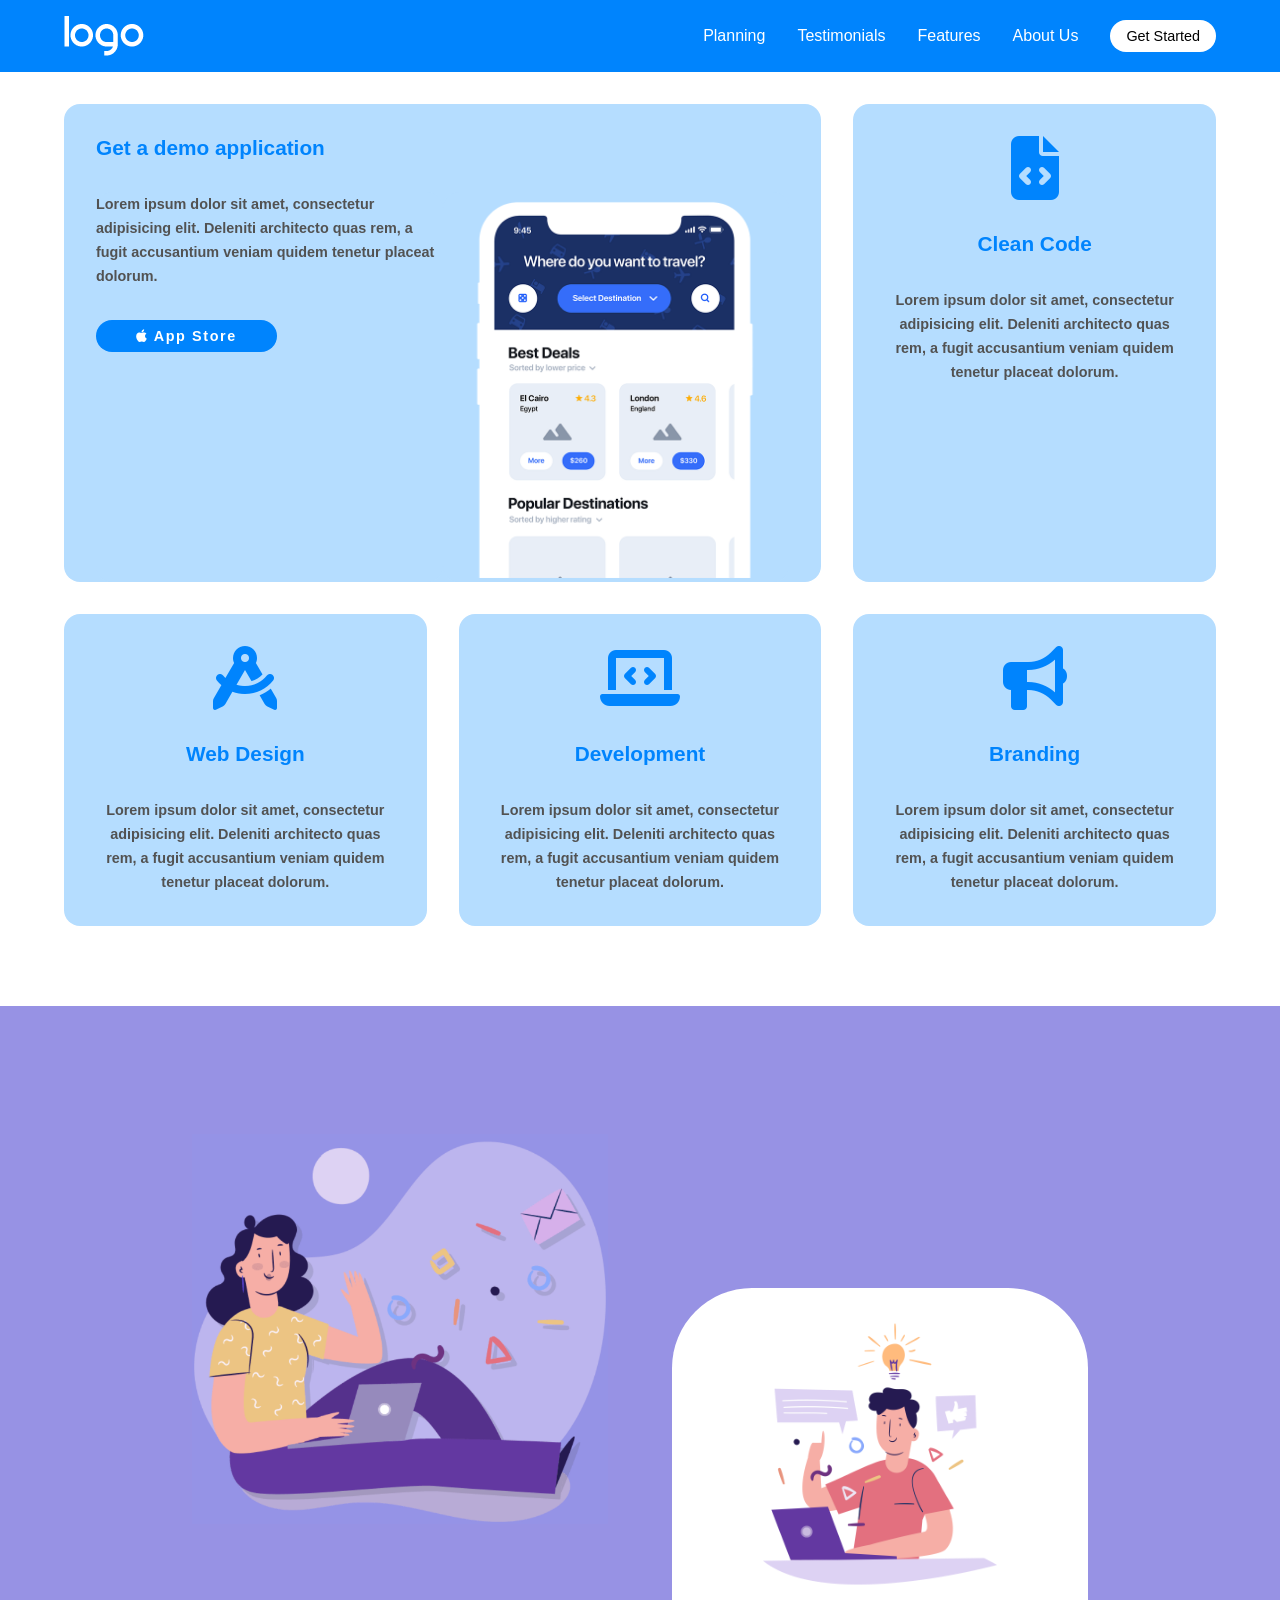
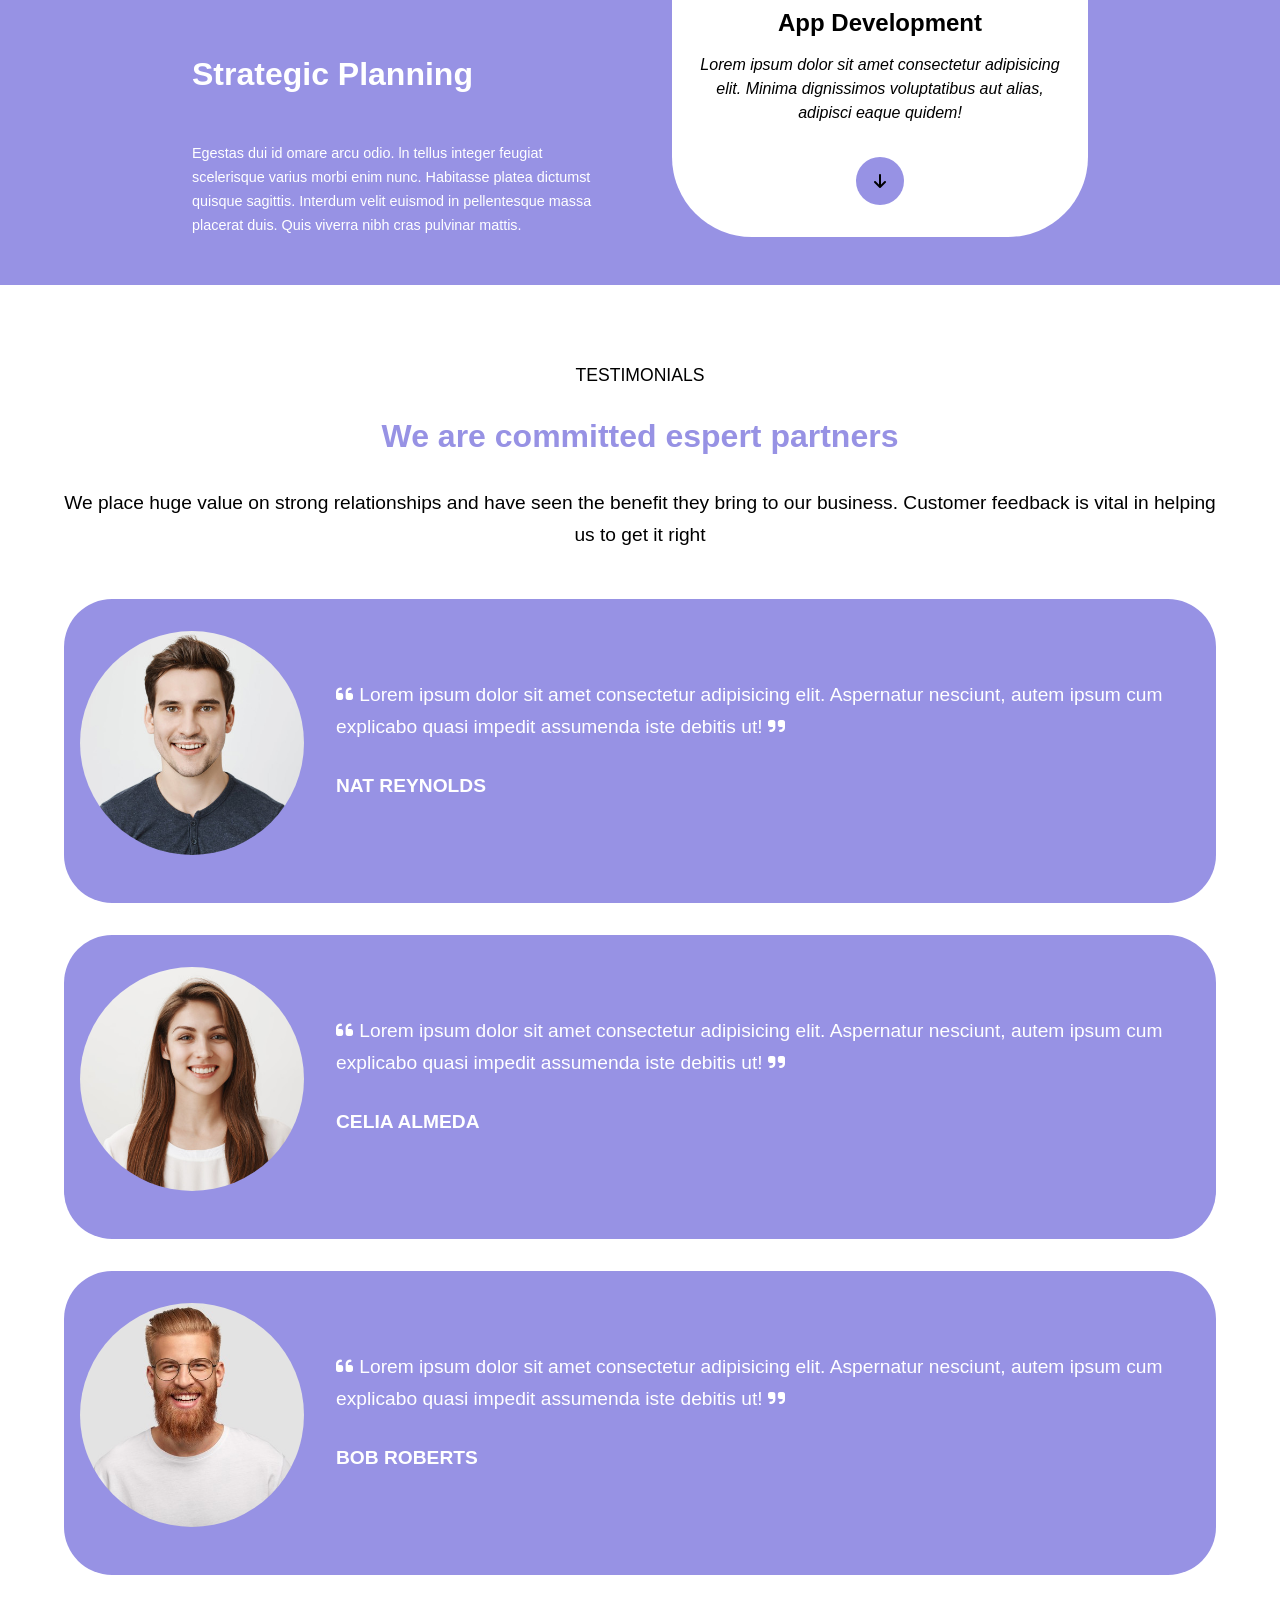
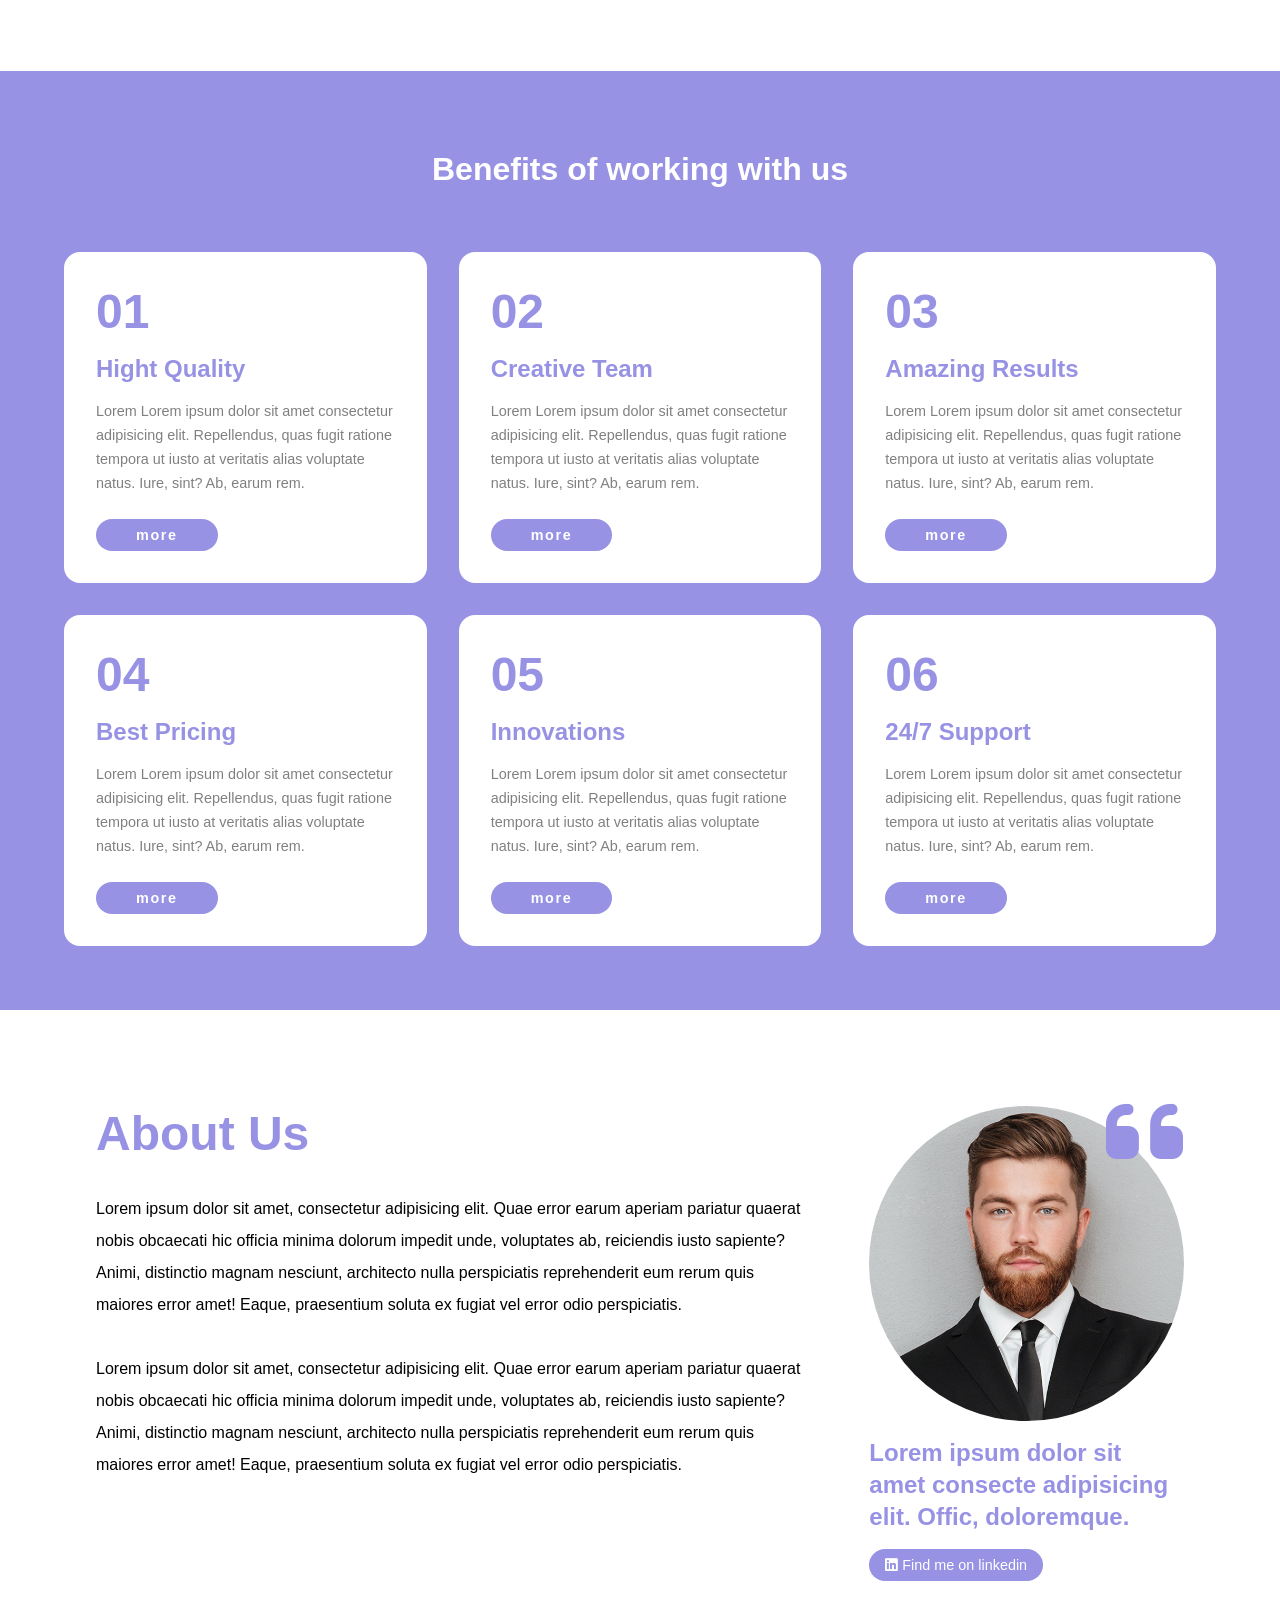
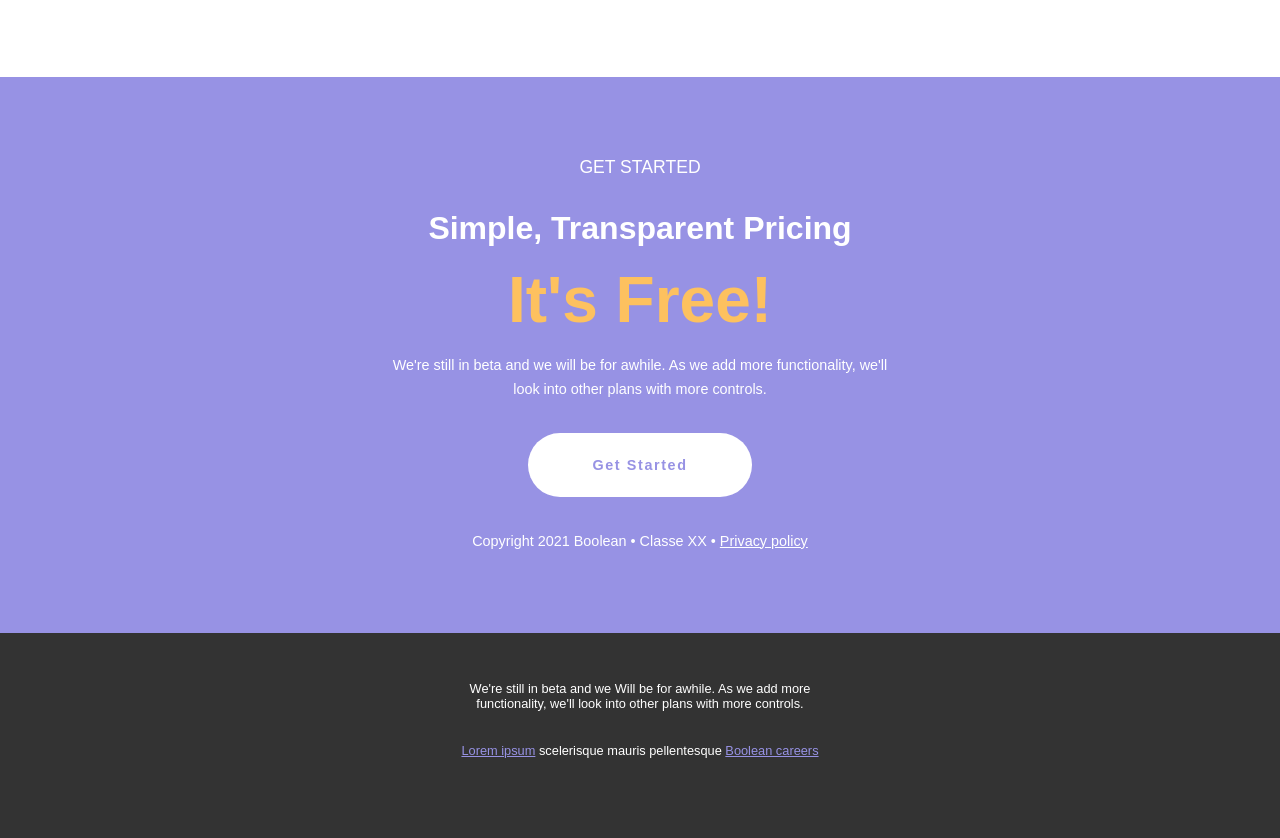
<file: index.html>
<!DOCTYPE html>
<html lang="en">
    <head>
        <!-- boilerplate -->
        <meta charset="UTF-8">
        <meta http-equiv="X-UA-Compatible" content="IE=edge">
        <meta name="viewport" content="width=device-width, initial-scale=1.0">
        <title>Document</title>
        <!-- font-awesome -->
        <link rel="stylesheet" href="https://cdnjs.cloudflare.com/ajax/libs/font-awesome/6.2.1/css/all.min.css" integrity="sha512-MV7K8+y+gLIBoVD59lQIYicR65iaqukzvf/nwasF0nqhPay5w/9lJmVM2hMDcnK1OnMGCdVK+iQrJ7lzPJQd1w==" crossorigin="anonymous" referrerpolicy="no-referrer" />
        <!-- link-css -->
        <link rel="stylesheet" href="./assets/css/style.css">
        <link rel="stylesheet" href="./assets/css/common.css">
        <link rel="stylesheet" href="./assets/css/utility.css">
        <link rel="stylesheet" href="./assets/css/debug.css">
        <link rel="stylesheet" href="./assets/css/grid.css">
        <link rel="stylesheet" href="./assets/css/media_query.css">
    </head>
    <body>

        <header id="site_header">
            <div class="container">
                <div class="row">
                    <img src="./assets/img/logo.png" alt="logo Boolean">
                    <!-- /.logo -->
                    <nav class="menu">
                        <i class="fa-solid fa-bars"></i>
                        <ul class="list_inline">
                            <li><a href="#planning">Planning</a></li>
                            <li><a href="#testimonials">Testimonials</a></li>
                            <li><a href="#features">Features</a></li>
                            <li><a href="#about_us">About Us</a></li>
                        </ul>
                        <div><a href="#" class="btn btn_white ">Get Started</a></div>
                    </nav>
                    <!-- /.menu-right -->
                </div>
                <!-- /.row -->
            </div>
            <!-- /.container -->
        </header>
        <!-- /#site_header -->

        <main id="site_main">

            <div class="banner">
                <div class="container pb_5">
                    <div class="row mx_-1">
                        <div class="col_12 col_md_8 pt_2 px_1">
                            <div class="card pt_2 px_2">
                                <h3>Get a demo application</h3>

                                <div class="row">
                                    <div class="col_12 col_lg_6">
                                        <div class="card">
                                            <p>Lorem ipsum dolor sit amet, consectetur adipisicing elit. Deleniti architecto quas rem, a fugit accusantium veniam quidem tenetur placeat dolorum.</p>
                                            <div class="btn btn_secondary">
                                                <i class="fa-brands fa-apple"></i>
                                                <span> App Store</span>
                                            </div>
                                            <!-- /.btn -->
                                        </div>
                                        <!-- /.card -->
                                    </div>
                                    <!-- /.col_12 col_lg_6 -->

                                    <div class="col_12 col_lg_6">
                                        <div class="card ">
                                            <img src="./assets/img/phone.png" alt="Phone">
                                        </div>
                                        <!-- /.card -->
                                    </div>
                                    <!-- /.col_12 col_lg_6 -->

                                </div>
                                <!-- /.row inner-->
                            </div>
                            <!-- /.card -->
                        </div>
                        <!-- /.col_12 col_md_8 -->

                        <div class="col_12 col_md_4 pt_2 px_1 txt_a_c">
                            <div class="card pt_2 px_2">
                                <i class="fa-solid fa-file-code"></i>
                                <h3>Clean Code</h3>
                                <p>Lorem ipsum dolor sit amet, consectetur adipisicing elit. Deleniti architecto quas rem, a fugit accusantium veniam quidem tenetur placeat dolorum.</p>
                            </div>
                            <!-- /.card -->
                        </div>
                        <!-- /.col_12 col_md_4 -->

                        <div class="col_12 col_md_4 pt_2 px_1 txt_a_c">
                            <div class="card pt_2 px_2">
                                <i class="fa-sharp fa-solid fa-compass-drafting"></i>
                                <h3>Web Design</h3>
                                <p>Lorem ipsum dolor sit amet, consectetur adipisicing elit. Deleniti architecto quas rem, a fugit accusantium veniam quidem tenetur placeat dolorum.</p>
                            </div>
                            <!-- /.card -->
                        </div>
                        <!-- /.col_12 col_md_4 -->

                        <div class="col_12 col_md_4 pt_2 px_1 txt_a_c">
                            <div class="card pt_2 px_2">
                                <i class="fa-solid fa-laptop-code"></i>
                                <h3>Development</h3>
                                <p>Lorem ipsum dolor sit amet, consectetur adipisicing elit. Deleniti architecto quas rem, a fugit accusantium veniam quidem tenetur placeat dolorum.</p>
                            </div>
                            <!-- /.card -->
                        </div>
                        <!-- /.col_12 col_md_4 -->

                        <div class="col_12 col_md_4 pt_2 px_1 txt_a_c">
                            <div class="card pt_2 px_2">
                                <i class="fa-solid fa-bullhorn"></i>
                                <h3>Branding</h3>
                                <p>Lorem ipsum dolor sit amet, consectetur adipisicing elit. Deleniti architecto quas rem, a fugit accusantium veniam quidem tenetur placeat dolorum.</p>
                            </div>
                            <!-- /.card -->
                        </div>
                        <!-- /.col_12 col_md_4 -->

                    </div>
                    <!-- /.row outer -->
                </div>
                <!-- /.container -->
            </div>
            <!-- /.banner -->

            <section id="planning">
                <div class="container py_5">
                    <div class="row">
                        <div class="col_12 col_lg_6">
                            <div class="strategy">
                                <div class="txt_a_c">
                                    <img src="./assets/img/planning1.png" alt="Phone">
                                </div>
                                <h2>Strategic Planning</h2>
                                <p>Egestas dui id omare arcu odio. ln tellus integer feugiat scelerisque varius morbi enim nunc. Habitasse platea dictumst quisque sagittis. Interdum velit euismod in pellentesque massa placerat duis. Quis viverra nibh cras pulvinar mattis. </p>
                            </div>
                            <!-- /.card -->
                        </div>
                        <!-- /.col_12 col_lg_6 -->
                        <div class="col_12 col_lg_6 pt_3">
                            <div class="development">
                                <img src="./assets/img/planning2.png" alt="Phone">
                                <h3>App Development</h3>
                                <p>Lorem ipsum dolor sit amet consectetur adipisicing elit. Minima dignissimos voluptatibus aut alias, adipisci eaque quidem!</p>
                                <i class="fa-solid fa-arrow-down circle-around"></i>
                            </div>
                            <!-- /.card -->
                        </div>
                        <!-- /.col_12 col_lg_6 -->
                    </div>
                    <!-- /.row -->
                </div>
                <!-- /.container -->
            </section>
            <!-- /.planning -->

            <section id="testimonials">
                <div class="container py_5">
                    <h2>TESTIMONIALS</h2>
                    <h3>We are committed espert partners</h3>
                    <P>We place huge value on strong relationships and have seen the benefit they bring to our business. Customer feedback is vital in helping us to get it right</P>
                    <div class="row">
                        <div class="col_12 py_1">
                            <div class="card">
                                <div class="row ">

                                    <div class="col_12 col_md_p30 col_lg_p20">
                                        <div class="photo">
                                            <div class="circletag t_1">
                                                <img src="./assets/img/testimonial1.jpg" alt="">
                                            </div>
                                        </div>
                                        <!-- /.card -->
                                    </div>
                                    <!-- /.col_12 col_md_p30 -->

                                    <div class="col_12 col_md_p70 col_lg_p80">
                                        <div class="text">
                                            <P>
                                                <i class="fa-solid fa-quote-left"></i>
                                                <span>Lorem ipsum dolor sit amet consectetur adipisicing elit. Aspernatur nesciunt, autem ipsum cum explicabo quasi impedit assumenda iste debitis ut!</span>
                                                <i class="fa-solid fa-quote-right"></i>
                                            </P>
                                            <div class="name">NAT REYNOLDS</div>
                                        </div>
                                        <!-- /.card -->
                                    </div>
                                    <!-- /.col_12 col_md_p70 -->

                                </div>
                                <!-- /.row inner -->
                            </div>
                            <!-- /.card -->
                        </div>
                        <!-- /.col_12 -->

                        <div class="col_12 py_1">
                            <div class="card">
                                <div class="row ">

                                    <div class="col_12 col_md_p30 col_lg_p20">
                                        <div class="photo">
                                            <div class="circletag t_2">
                                                <img src="./assets/img/testimonial2.jpg" alt="">
                                            </div>
                                        </div>
                                        <!-- /.card -->
                                    </div>
                                    <!-- /.col_12 col_md_p30 -->

                                    <div class="col_12 col_md_p70 col_lg_p80">
                                        <div class="text">
                                            <P>
                                                <i class="fa-solid fa-quote-left"></i>
                                                <span>Lorem ipsum dolor sit amet consectetur adipisicing elit. Aspernatur nesciunt, autem ipsum cum explicabo quasi impedit assumenda iste debitis ut!</span>
                                                <i class="fa-solid fa-quote-right"></i>
                                            </P>
                                            <div class="name">CELIA ALMEDA</div>
                                        </div>
                                        <!-- /.card -->
                                    </div>
                                    <!-- /.col_12 col_md_p70 -->

                                </div>
                                <!-- /.row inner -->
                            </div>
                            <!-- /.card -->
                        </div>
                        <!-- /.col_12 -->

                        <div class="col_12 py_1">
                            <div class="card">
                                <div class="row ">

                                    <div class="col_12 col_md_p30 col_lg_p20">
                                        <div class="photo">
                                            <div class="circletag t_3">
                                                <img src="./assets/img/testimonial3.jpg" alt="">
                                            </div>
                                        </div>
                                        <!-- /.card -->
                                    </div>
                                    <!-- /.col_12 col_md_p30 -->


                                    <div class="col_12 col_md_p70 col_lg_p80">
                                        <div class="text">
                                            <P>
                                                <i class="fa-solid fa-quote-left"></i>
                                                <span>Lorem ipsum dolor sit amet consectetur adipisicing elit. Aspernatur nesciunt, autem ipsum cum explicabo quasi impedit assumenda iste debitis ut!</span>
                                                <i class="fa-solid fa-quote-right"></i>
                                            </P>
                                            <div class="name">BOB ROBERTS</div>
                                        </div>
                                        <!-- /.card -->
                                    </div>
                                    <!-- /.col_12 col_md_p70 -->

                                </div>
                                <!-- /.row inner -->
                            </div>
                            <!-- /.card -->
                        </div>
                        <!-- /.col_12 -->
                    </div>
                    <!-- /.row -->
                </div>
                <!-- /.container -->
            </section>
            <!-- /.testimonials -->

            <section id="features">
                <div class="container pt_5 pb_3">
                    <h2>Benefits of working with us</h2>
                    <div class="row mx_-1">

                        <div class="col_12 col_md_6 col_lg_4 p_1">
                            <div class="card">
                                <h3>01</h3>
                                <h4>Hight Quality</h4>
                                <p>Lorem Lorem ipsum dolor sit amet consectetur adipisicing elit. Repellendus, quas fugit ratione tempora ut iusto at veritatis alias voluptate natus. Iure, sint? Ab, earum rem.</p>
                                <div class="btn btn_primary">more</div>
                            </div>
                            <!-- /.card -->
                        </div>
                        <!-- /.col_12 col_md_6 col_lg_4 -->

                        <div class="col_12 col_md_6 col_lg_4 p_1">
                            <div class="card">
                                <h3>02</h3>
                                <h4>Creative Team</h4>
                                <p>Lorem Lorem ipsum dolor sit amet consectetur adipisicing elit. Repellendus, quas fugit ratione tempora ut iusto at veritatis alias voluptate natus. Iure, sint? Ab, earum rem.</p>
                                <div class="btn btn_primary">more</div>
                            </div>
                            <!-- /.card -->
                        </div>
                        <!-- /.col_12 col_md_6 col_lg_4 -->

                        <div class="col_12 col_md_6 col_lg_4 p_1">
                            <div class="card">
                                <h3>03</h3>
                                <h4>Amazing Results</h4>
                                <p>Lorem Lorem ipsum dolor sit amet consectetur adipisicing elit. Repellendus, quas fugit ratione tempora ut iusto at veritatis alias voluptate natus. Iure, sint? Ab, earum rem.</p>
                                <div class="btn btn_primary">more</div>
                            </div>
                            <!-- /.card -->
                        </div>
                        <!-- /.col_12 col_md_6 col_lg_4 -->

                        <div class="col_12 col_md_6 col_lg_4 p_1">
                            <div class="card">
                                <h3>04</h3>
                                <h4>Best Pricing</h4>
                                <p>Lorem Lorem ipsum dolor sit amet consectetur adipisicing elit. Repellendus, quas fugit ratione tempora ut iusto at veritatis alias voluptate natus. Iure, sint? Ab, earum rem.</p>
                                <div class="btn btn_primary">more</div>
                            </div>
                            <!-- /.card -->
                        </div>
                        <!-- /.col_12 col_md_6 col_lg_4 -->

                        <div class="col_12 col_md_6 col_lg_4 p_1">
                            <div class="card">
                                <h3>05</h3>
                                <h4>Innovations</h4>
                                <p>Lorem Lorem ipsum dolor sit amet consectetur adipisicing elit. Repellendus, quas fugit ratione tempora ut iusto at veritatis alias voluptate natus. Iure, sint? Ab, earum rem.</p>
                                <div class="btn btn_primary">more</div>
                            </div>
                            <!-- /.card -->
                        </div>
                        <!-- /.col_12 col_md_6 col_lg_4 -->

                        <div class="col_12 col_md_6 col_lg_4 p_1">
                            <div class="card">
                                <h3>06</h3>
                                <h4>24/7 Support</h4>
                                <p>Lorem Lorem ipsum dolor sit amet consectetur adipisicing elit. Repellendus, quas fugit ratione tempora ut iusto at veritatis alias voluptate natus. Iure, sint? Ab, earum rem.</p>
                                <div class="btn btn_primary">more</div>
                            </div>
                            <!-- /.card -->
                        </div>
                        <!-- /.col_12 col_md_6 col_lg_4 -->

                    </div>
                    <!-- /.row -->
                </div>
                <!-- /.container -->
            </section>
            <!-- /.benefits -->

            <section id="about_us">
                <div class="container py_5">
                    <div class="row mx_-1">
                        <div class="col_12 col_md_7 col_lg_8 p_1">
                            <div class="text ">
                                <h2>About Us</h2>
                                <p>Lorem ipsum dolor sit amet, consectetur adipisicing elit. Quae error earum aperiam pariatur quaerat nobis obcaecati hic officia minima dolorum impedit unde, voluptates ab, reiciendis iusto sapiente? Animi, distinctio magnam nesciunt, architecto nulla perspiciatis reprehenderit eum rerum quis maiores error amet! Eaque, praesentium soluta ex fugiat vel error odio perspiciatis.</p>
                                <p>Lorem ipsum dolor sit amet, consectetur adipisicing elit. Quae error earum aperiam pariatur quaerat nobis obcaecati hic officia minima dolorum impedit unde, voluptates ab, reiciendis iusto sapiente? Animi, distinctio magnam nesciunt, architecto nulla perspiciatis reprehenderit eum rerum quis maiores error amet! Eaque, praesentium soluta ex fugiat vel error odio perspiciatis.</p>
                            </div>
                            <!-- /.card -->
                        </div>
                        <!-- /.col_12 col_md_8 -->

                        <div class="col_12 col_md_5 col_lg_4 p_1">
                            <div class="photo">
                                <div class="pic">
                                    <div class="circletag">
                                        <img src="./assets/img/about.jpg" alt="">
                                    </div>
                                    <i class="fa-solid fa-quote-left"></i>
                                </div>
                                <div class="quote">Lorem ipsum dolor sit amet consecte adipisicing elit. Offic, doloremque.</div>
                                <div class="btn btn_primary">
                                    <i class="fa-brands fa-linkedin"></i>
                                    <span>Find me on linkedin</span>
                                </div>
                            </div>
                            <!-- /.card -->
                        </div>
                        <!-- /.col_12 col_md_4 -->

                    </div>
                    <!-- /.row -->
                </div>
                <!-- /.container -->
            </section>
            <!-- /.about_us  -->

            <section class="get_started">
                <div class="container py_5">
                    <h2>GET STARTED</h2>
                    <h3>Simple, Transparent Pricing</h3>
                    <h4>It's Free!</h4>
                    <p>We're still in beta and we will be for awhile. As we add more functionality, we'll look into other plans with more controls.</p>
                    <div class="btn btn_light">Get Started</div>
                    <p>
                        <span> Copyright 2021 Boolean &#x2022; Classe XX &#x2022;</span>
                        <a href="#">Privacy policy</a>
                    </p>
                </div>
                <!-- /.container -->
            </section>
            <!-- /.get_started  -->

        </main>
        <!-- /#site_main -->

        <footer id="site_footer">
            <div class="container py_3">
                <p>We're still in beta and we Will be for awhile. As we add more functionality, we'll look into other plans with more controls.</p>
                <p>
                    <a href="#">Lorem ipsum</a>
                    <span> scelerisque mauris pellentesque </span>
                    <a href="#">Boolean careers</a>
                </p>
            </div>
            <!-- /.container -->
        </footer>
        <!-- /#site_footer -->

    </body>
</html>
</file>
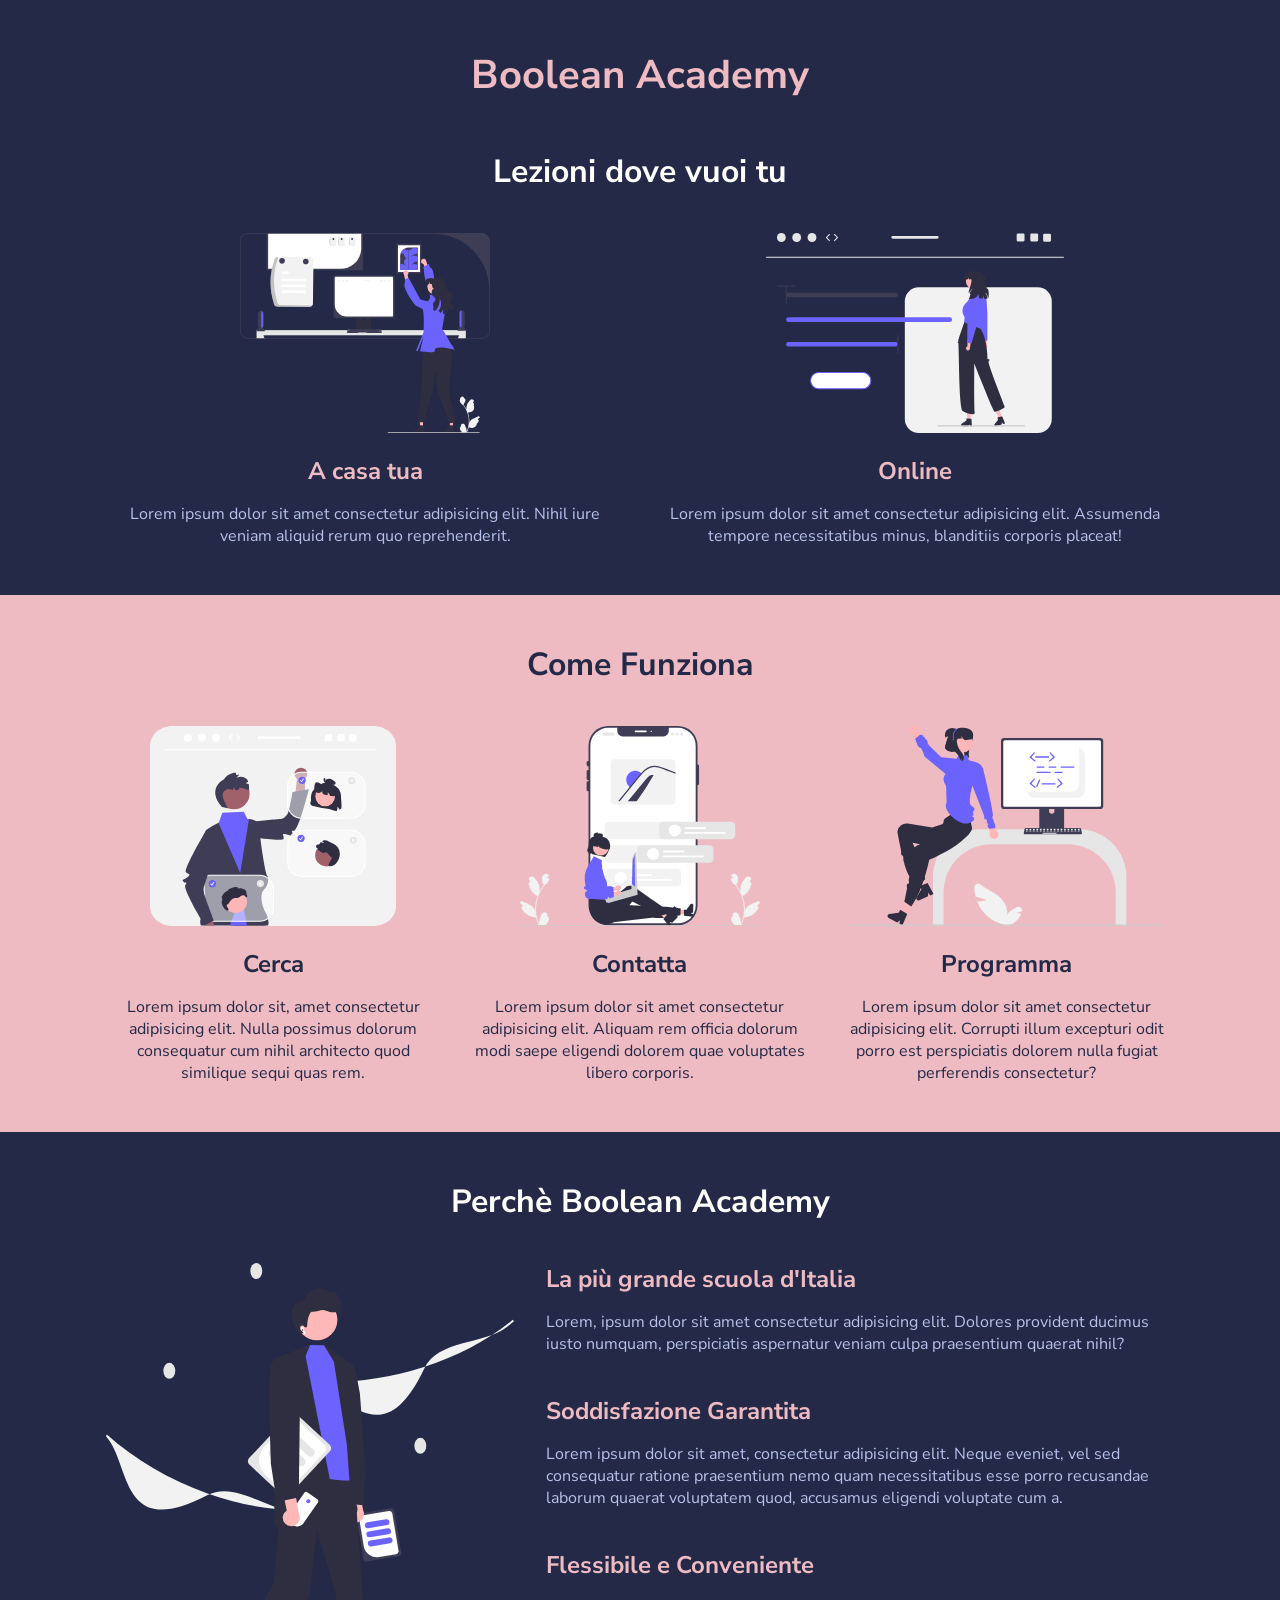
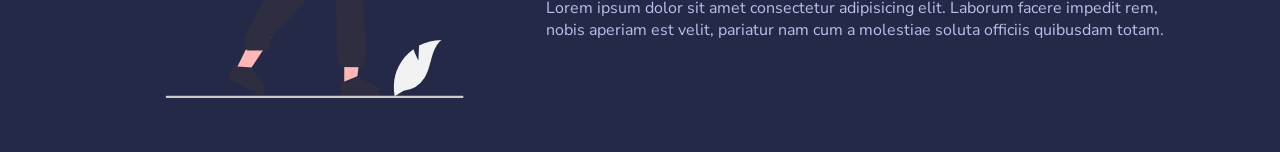
<file: 1-first-steps/index.html>
<!DOCTYPE html>
<html>
    <head>
        <meta charset="utf-8" />
        <title>Boolean Academy</title>
        <!-- Fonts -->
        <link href="https://fonts.googleapis.com/css2?family=Nunito+Sans:wght@400;700&display=swap" rel="stylesheet" />
        <!-- Main Styles -->
        <link rel="stylesheet" href="./css/style.css" />
        <meta name="viewport" content="width=device-width, initial-scale=1.0">
    </head>

    <body>
        <header class="site-header">
            <h1 class="text-center">Boolean Academy</h1>
        </header>
        <!-- Site Header  -->


        <main>
            <section class="lessons text-center">
                <div class="container">
                    <h2>Lezioni dove vuoi tu</h2>
                    <div class="row">
                        <div class="col">
                            <div class="card">
                                <img src="./img/home.svg" alt="Lezioni a casa tua" />
                                <h3 class="title">A casa tua</h3>
                                <p class="text"> Lorem ipsum dolor sit amet consectetur adipisicing elit. Nihil iure veniam aliquid rerum quo reprehenderit. </p>
                            </div>
                        </div>
                        <div class="col">
                            <div class="card">
                                <img src="./img/online.svg" alt="Lezioni online" />
                                <h3 class="title">Online</h3>
                                <p class="text"> Lorem ipsum dolor sit amet consectetur adipisicing elit. Assumenda tempore necessitatibus minus, blanditiis corporis placeat! </p>
                            </div>
                        </div>
                    </div>
                </div>
            </section>
            <!-- Lessons Section -->


            <section class="steps text-center">
                <div class="container">
                    <h2>Come Funziona</h2>
                    <div class="row">
                        <div class="col">
                            <div class="card">
                                <img src="./img/search.svg" alt="Guarda i profili" />
                                <h3 class="title">Cerca</h3>
                                <p class="text"> Lorem ipsum dolor sit, amet consectetur adipisicing elit. Nulla possimus dolorum consequatur cum nihil architecto quod similique sequi quas rem. </p>
                            </div>
                        </div>
                        <div class="col">
                            <div class="card">
                                <img src="./img/contact.svg" alt="Contatta senza impegno" />
                                <h3 class="title">Contatta</h3>
                                <p class="text"> Lorem ipsum dolor sit amet consectetur adipisicing elit. Aliquam rem officia dolorum modi saepe eligendi dolorem quae voluptates libero corporis. </p>
                            </div>
                        </div>
                        <div class="col">
                            <div class="card">
                                <img src="./img/code.svg" alt="Ibizia subito a scrivere codice" />
                                <h3 class="title">Programma</h3>
                                <p class="text"> Lorem ipsum dolor sit amet consectetur adipisicing elit. Corrupti illum excepturi odit porro est perspiciatis dolorem nulla fugiat perferendis consectetur? </p>
                            </div>
                        </div>
                    </div>
                </div>
            </section>
            <!-- Steps Section -->

            <section class="why-us">
                <div class="container">
                    <h2 class="text-center">Perchè Boolean Academy</h2>
                    <div class="row">
                        <div class="col col-left">
                            <img src="./img/why.svg" alt="Perchè scegliere Boolean Academy" />
                        </div>
                        <div class="col col-right">
                            <ul>
                                <li>
                                    <h3>La più grande scuola d'Italia</h3>
                                    <p> Lorem, ipsum dolor sit amet consectetur adipisicing elit. Dolores provident ducimus iusto numquam, perspiciatis aspernatur veniam culpa praesentium quaerat nihil? </p>
                                </li>
                                <li>
                                    <h3>Soddisfazione Garantita</h3>
                                    <p> Lorem ipsum dolor sit amet, consectetur adipisicing elit. Neque eveniet, vel sed consequatur ratione praesentium nemo quam necessitatibus esse porro recusandae laborum quaerat voluptatem quod, accusamus eligendi voluptate cum a.</p>
                                </li>
                                <li>
                                    <h3>Flessibile e Conveniente</h3>
                                    <p> Lorem ipsum dolor sit amet consectetur adipisicing elit. Laborum facere impedit rem, nobis aperiam est velit, pariatur nam cum a molestiae soluta officiis quibusdam totam. </p>
                                </li>
                            </ul>
                        </div>
                    </div>
                </div>
            </section>
            <!-- ./why-us -->

        </main>
        <!-- Main Contents -->

    </body>
</html>
</file>
<file: assets/css/style.css>
/* #region style */
/* #region site_header */
#site_header {
    background-color: var(--rl_secondary);
    box-shadow: 0 0 20px var(--rl_shadow);
}

#site_header .row {
    justify-content: space-between;
    padding: 1rem 0;
}

#site_header .menu {
    display: flex;
    align-items: center;
    gap: 2rem;
}

#site_header .menu .list_inline {
    /* Override locale di una classe in utility */
    gap: 2rem;
    display: none;
}

#site_header .menu .btn {
    /* Override locale di una classe in utility */
    display: none;
    letter-spacing: normal;
    font-weight: normal;
    padding: 0.5rem 1rem;
}

#site_header .menu .fa-bars {
    color: white;
    font-size: 2rem;
    margin-right: -2rem;
}

/* #endregion site_header */
/* #region site_main */
/* #region banner */
.banner {
    background-color: var(--rl_white);
}

.banner .card {
    background-color: var(--rl_light);
    border-radius: 1rem;
    min-height: 100%;
}

.banner h3 {
    color: var(--rl_secondary);
    margin-bottom: 2rem;
    font-size: 1.3rem;
}

.banner p {
    font-weight: 600;
    color: rgb(82, 82, 82);
    font-size: 0.9rem;
    line-height: 1.5rem;
    margin-bottom: 2rem;
}

.banner .btn {
    margin-bottom: 2rem;
}

.banner .card > i {
    color: var(--rl_secondary);
    font-size: 4rem;
    margin-bottom: 2rem;
}

.banner img {
    max-width: 100%;
}

/* #endregion banner */
/* #region planning */
#planning {
    background-color: var(--rl_primary);
}

#planning .col_12:nth-child(1) {
    color: white;
}

#planning h2 {
    margin-top: 4rem;
    margin-bottom: 3rem;
    font-size: 2rem;
}

#planning .strategy p {
    font-size: 0.9rem;
    line-height: 1.5rem;
}

#planning .strategy img {
    text-align: center;
}

#planning .development {
    padding: 2rem 1rem;
    background-color: white;
    border-radius: 5rem;
    text-align: center;
}

#planning .development p {
    line-height: 1.5rem;
    margin-bottom: 2rem;
}

#planning h3 {
    margin: 1rem 0;
}

#planning .development p {
    font-style: italic;
}

#planning .circle-around {
    /* Override locale di una classe in utility */
    background-color: var(--rl_primary);
    width: 3rem;
    height: 3rem;
    border-radius: 50%;
    line-height: 3rem;
    color: black;
}

#planning img {
    max-width: 100%;
}

/* #endregion planning */
/* #region testimonials */
#testimonials {
    background-color: var(--rl_white);
}

#testimonials .container {
    text-align: center;
}

#testimonials h2 {
    font-size: 1.1rem;
    font-weight: 100;
    margin-bottom: 2rem;
}

#testimonials h3 {
    font-size: 2rem;
    margin-bottom: 2rem;
    color: var(--rl_primary);
}

#testimonials p {
    font-size: 1.2rem;
    line-height: 2rem;
    margin-bottom: 2rem;
}

#testimonials .card {
    background-color: var(--rl_primary);
    border-radius: 3rem;
    color: white;
    padding: 2rem 1rem;
}

#testimonials .photo {
    padding: 0 2rem;
}

#testimonials .text {
    padding-top: 1rem;
}

#testimonials .name {
    font-size: 1.2rem;
    font-weight: 700;
}

/* #endregion testimonials */
/* #region features */
#features {
    background-color: var(--rl_primary);
}

#features h2 {
    color: white;
    font-size: 2rem;
    text-align: center;
    margin-bottom: 3rem;
}

#features .card {
    background-color: white;
    padding: 2rem;
    border-radius: 1rem;
}

#features h3 {
    color: var(--rl_primary);
    font-size: 3rem;
    margin-bottom: 1rem;
}

#features h4 {
    color: var(--rl_primary);
    font-size: 1.5rem;
    margin-bottom: 1rem;
}

#features p {
    color: gray;
    font-size: 0.9rem;
    line-height: 1.5rem;
    margin-bottom: 1.5rem;
}





/* #endregion features */
/* #region about_us */
#about_us {
    background-color: var(--rl_white);
}

#about_us h2 {
    font-size: 3rem;
    color: var(--rl_primary);
    margin-bottom: 2rem;
}

#about_us .pic {
    position: relative;
    max-width: 60%;

}

#about_us .fa-quote-left {
    color: var(--rl_primary);
    font-size: 3rem;
    position: absolute;
    top: 0;
    right: 0;
    line-height: 60%;

}

#about_us p {
    line-height: 2rem;
    margin-bottom: 2rem;
}

#about_us .quote {
    font-size: 1.5rem;
    color: var(--rl_primary);
    font-weight: bold;
    line-height: 2rem;
    margin: 1rem 0;
}

#about_us .btn {
    padding: 0.5rem 1rem;
    font-weight: normal;
    letter-spacing: normal;
}


/* #endregion about_us */
/* #region get_started */
.get_started {
    background-color: var(--rl_primary);
}

.get_started .container {
    text-align: center;
}

.get_started h2 {
    font-size: 1.1rem;
    font-weight: 100;
    margin-bottom: 2rem;
    color: white;
}

.get_started h3 {
    color: white;
    font-size: 1.5rem;
    margin-bottom: 1rem;
}

.get_started h4 {
    color: #FDC15F;
    font-size: 3rem;
    margin-bottom: 1rem;
}

.get_started P {
    color: white;
    font-size: 0.9rem;
    line-height: 1.5rem;

}

.get_started .btn {
    margin: 2rem 0;
    padding: 1.5rem 4rem;
    border-radius: 3rem;
}

.get_started a {
    text-decoration: underline;
}


/* #endregion get_started */
/* #endregion site_main */
/* #region site_footer */
#site_footer {
    background-color: var(--rl_dark);
}

#site_footer p {
    font-size: 0.8rem;
    text-align: center;
    color: var(--rl_white);
    margin-bottom: 2rem;
}

#site_footer a {
    color: var(--rl_primary);
    text-decoration: underline;
}



/* #endregion site_footer */
/* #endregion style */
</file>
<file: assets/css/common.css>
/* #region Common */
* {
    margin: 0;
    padding: 0;
    box-sizing: border-box;
}

body {
    font-family: var(--rl_font);
}


li {
    list-style-type: none;
}

a {
    /* Possibili Ovveride in style.css*/
    color: white;
    text-decoration: none;
}

a:hover {
    /* Possibili Ovveride in style.css*/
    font-weight: bold;
    font-size: 1.1rem;
}

:root {
    --rl_debug_height: 600px;
    --rl_shadow: #9d9d9d;
    --rl_white: white;
    --rl_black: black;
    --rl_font: 'PT Sans', sans-serif;
    --icon-size: .8em;
    --gutter: .5em;
    --rl_secondary: #0084fd;
    --rl_primary: #9792e4;
    --rl_light: #b5ddff;
    --rl_dark: #333333;
}

/* #endregion Common */
</file>
<file: assets/css/utility.css>
/* #region Utilities */

.txt_a_c {
    text-align: center;
}

.circletag {
    aspect-ratio: 1/1;
    border-radius: 50%;
    overflow: hidden;
    display: flex;
    justify-content: center;
}

.clearfix::after {
    content: '';
    display: table;
    clear: both;
}

.left {
    float: left;
}

.list_inline {
    list-style: none;
    display: flex;
    /** Valutare caso per caso di quanto fare il gap */
    /* gap: 0.5rem; */
}

.p_sticky {
    position: sticky;
    top: 0;
    left: 0;
    z-index: 10000;
    /** Ricordarsi di mettere il margin-bottom nel main */
}

/* #region Click - ON/OFF */
.section_tmp input[type=checkbox] {
    /* Uso appearance per nascondere il normale checkbox */
    appearance: none;
    font-family: FontAwesome;
    font-size: 4rem;
}

.section_tmp input[type=checkbox]:before {
    /* Off state */
    content: "\f204";
}

.section_tmp input[type=checkbox]:checked:before {
    /* On state */
    content: "\f205";
}

.section_tmp input[type=checkbox]:checked + .target_tmp {
    /* Fare Ovveride in style.css */
    /* Caso per caso scrivere cosa deve succedere*/
    display: block;
}

/* #endregion Click - ON/OFF */

/* #region ul_change-dot */
.target_tmp ul {
    /* Override locale di un common tag */
    padding-left: var(--icon_size);
}

.target_tmp li {
    /* Override locale di un common tag */
    padding-left: var(--gutter);
}

.target_tmp > li::marker {
    font-family: FontAwesome;
    content: "\f00c";
}

/* #endregion ul_change-dot */

/* #region Flex */

.d_flex {
    display: flex;
}

.wrap {
    flex-wrap: wrap;
}

.gap_1 {
    gap: 1rem;
}

.gap_05 {
    gap: 0.5rem;
}

.jc_sb {
    justify-content: space-between;
}

/* #endregion Flex */

/* #region Button */

.btn_small {
    padding: 0.25rem 0.75rem;
    font-size: 0.9rem;
}

.btn_lg {
    padding: 0.5rem 1rem;
    font-size: 0.9rem;
}

.btn_w-max {
    display: block;
    text-align: center;
}

.btn_dark {
    background-color: var(--rl_dark);
    color: var(--rl_lighter)
}

.btn_secondary {
    background-color: var(--rl_secondary);
    color: var(--rl_white);
}

.btn_light {
    background-color: var(--rl_white);
    color: var(--rl_primary);
}

.btn_primary {
    background-color: var(--rl_primary);
    color: var(--rl_white);
}

.btn_white {
    background-color: var(--rl_white);
    color: var(--rl_black);
}

.btn {
    padding: 0.5rem 2.5rem;
    border: none;
    font-size: 0.9rem;
    font-weight: 600;
    letter-spacing: .1rem;
    text-decoration: none;
    border-radius: 1rem;
    transition: filter 1s;
    /* Per evitare che il bottoni assuma una width 100% */
    display: inline-block;
}

.btn:hover {
    filter: drop-shadow(0 0 10px var(--rl_shadow)) invert(2%);
}

/* #endregion Button */

/* #region Round_Check_Cross */

.round::before {
    /** Generalmente da dare alle icone di font_awesome, vi crea un cerchio attorno */
    display: inline-block;
    width: 20px;
    height: 20px;
    border-radius: 50%;
    line-height: 20px;
    text-align: center;
    font-size: 0.65rem;
    margin-right: 0.5rem;
    vertical-align: middle;
}

.check::before {
    /** Va in coppia con round se voglio riempirlo automaticamente con una spunta verde di check */
    content: "\2713";
    border: 1px solid green;
    color: green;
}

.cross::before {
    /** Va in coppia con round se voglio riempirlo automaticamente con una spunta verde di cross */
    content: "\2717";
    border: 1px solid red;
    color: red;
}

/* #endregion Round_Check_Cross */

/* #region Wave */
.wave_container {
    background: black;
    color: white;
}

.wave_container > svg {
    display: block;
}

/* #endregion Wave */

/* #region Color Color_bg */

.c_green {
    color: green;
}

.c_red {
    color: red;
}

.c_yellow {
    color: yellow;
}

.c_blu {
    color: blue;
}

.bg_c_green {
    background-color: green;
}

.bg_c_red {
    background-color: red;
}

.bg_c_yellow {
    background-color: yellow;
}

.bg_c_blu {
    background-color: blue;
}

/* #endregion Color Color-bg */

/* #region Padding Margin */
/* #region Padding */
.p_5 {
    padding: 5rem;
}

.p_4 {
    padding: 4rem;
}

.p_3 {
    padding: 3rem;
}

.p_2 {
    padding: 2rem;
}

.p_1 {
    padding: 1rem;
}

.px_5 {
    padding-right: 5rem;
    padding-left: 5rem;
}

.px_4 {
    padding-right: 4rem;
    padding-left: 4rem;
}

.px_3 {
    padding-right: 3rem;
    padding-left: 3rem;
}

.px_2 {
    padding-right: 2rem;
    padding-left: 2rem;
}

.px_1 {
    padding-right: 1rem;
    padding-left: 1rem;
}

.px_05 {
    padding-right: 0.5rem;
    padding-left: 0.5rem;
}

.py_8 {
    padding-top: 8rem;
    padding-bottom: 8rem;
}

.py_5 {
    padding-top: 5rem;
    padding-bottom: 5rem;
}

.py_4 {
    padding-top: 4rem;
    padding-bottom: 4rem;
}

.py_3 {
    padding-top: 3rem;
    padding-bottom: 3rem;
}

.py_2 {
    padding-top: 2rem;
    padding-bottom: 2rem;
}

.py_1 {
    padding-top: 1rem;
    padding-bottom: 1rem;
}

.pt_8 {
    padding-top: 8rem;
}

.pt_5 {
    padding-top: 5rem;
}

.pt_4 {
    padding-top: 4rem;
}

.pt_3 {
    padding-top: 3rem;
}

.pt_2 {
    padding-top: 2rem;
}

.pt_1 {
    padding-top: 1rem;
}

.pt_05 {
    padding-top: 0.5rem;
}

.pb_5 {
    padding-bottom: 5rem;
}

.pb_4 {
    padding-bottom: 4rem;
}

.pb_3 {
    padding-bottom: 3rem;
}

.pb_2 {
    padding-bottom: 2rem;
}

.pb_1 {
    padding-bottom: 1rem;
}

.pl_6 {
    padding-left: 6rem;
}

.pl_5 {
    padding-left: 5rem;
}

.pl_4 {
    padding-left: 4rem;
}

.pl_3 {
    padding-left: 3rem;
}

.pl_2 {
    padding-left: 2rem;
}

.pl_1 {
    padding-left: 1rem;
}

.pl_6 {
    padding-right: 6rem;
}

.pl_5 {
    padding-right: 5rem;
}

.pl_4 {
    padding-right: 4rem;
}

.pl_3 {
    padding-right: 3rem;
}

.pl_2 {
    padding-right: 2rem;
}

.pl_1 {
    padding-right: 1rem;
}

/* #endregion Padding */

/* #region Margin */
.m_5 {
    margin: 5rem;
}

.m_4 {
    margin: 4rem;
}

.m_3 {
    margin: 3rem;
}

.m_2 {
    margin: 2rem;
}

.m_1 {
    margin: 1rem;
}

.mx_5 {
    margin-right: 5rem;
    margin-left: 5rem;
}

.mx_4 {
    margin-right: 4rem;
    margin-left: 4rem;
}

.mx_3 {
    margin-right: 3rem;
    margin-left: 3rem;
}

.mx_2 {
    margin-right: 2rem;
    margin-left: 2rem;
}

.mx_1 {
    margin-right: 1rem;
    margin-left: 1rem;
}

.mx_05 {
    margin-right: 0.5rem;
    margin-left: 0.5rem;
}

.mx_-05 {
    margin-left: -0.5rem;
    margin-right: -0.5rem;
}

.mx_-1 {
    margin-right: -1rem;
    margin-left: -1rem;
}

.mx_-2 {
    margin-right: -2rem;
    margin-left: -2rem;
}

.my_5 {
    margin-top: 5rem;
    margin-bottom: 5rem;
}

.my_4 {
    margin-top: 4rem;
    margin-bottom: 4rem;
}

.my_3 {
    margin-top: 3rem;
    margin-bottom: 3rem;
}

.my_2 {
    margin-top: 2rem;
    margin-bottom: 2rem;
}

.my_1 {
    margin-top: 1rem;
    margin-bottom: 1rem;
}

.mt_5 {
    margin-top: 5rem;
}

.mt_4 {
    margin-top: 4rem;
}

.mt_3 {
    margin-top: 3rem;
}

.mt_2 {
    margin-top: 2rem;
}

.mt_1 {
    margin-top: 1rem;
}

.mt_05 {
    margin-top: 0.5rem;
}

.mb_5 {
    margin-bottom: 5rem;
}

.mb_4 {
    margin-bottom: 4rem;
}

.mb_3 {
    margin-bottom: 3rem;
}

.m_2 {
    margin-bottom: 2rem;
}

.mb_1 {
    margin-bottom: 1rem;
}

.mb_1_3 {
    margin-bottom: 1.3rem;
}

.mb_05 {
    margin-bottom: 0.5rem;
}

.ml_6 {
    margin-left: 6rem;
}

.ml_5 {
    margin-left: 5rem;
}

.ml_4 {
    margin-left: 4rem;
}

.ml_3 {
    margin-left: 3rem;
}

.ml_2 {
    margin-left: 2rem;
}

.ml_1 {
    margin-left: 1rem;
}

.ml_6 {
    margin-right: 6rem;
}

.ml_5 {
    margin-right: 5rem;
}

.ml_4 {
    margin-right: 4rem;
}

.ml_3 {
    margin-right: 3rem;
}

.ml_2 {
    margin-right: 2rem;
}

.ml_1 {
    margin-right: 1rem;
}

/* #endregion Margin */

/* #endregion Padding Margin */

/* #endregion Utilities */
</file>
<file: assets/css/debug.css>
/* #region Debug */
/* * {
    border: 1px dashed black;
} */

/* #region Grid */
.debug .container {
    background-color: yellow;
    padding: 1rem;
}

.debug .container_md {
    background-color: orangered;
    padding: 1rem;
}

.debug .row {
    background-color: brown;
    padding: 1rem;
}

.debug [class^="col_"] {
    background-color: aqua;
    padding: 1rem;
}

/* #endregion Grid */
/* #region style */
/* #region site_header */
/* .debug #site_header {
    padding: 1rem;
} */

/* #endregion site_header */
/* #region site_main */
/* #region banner */
.debug .banner {
    padding: 1rem;
}

/* #endregion banner */
/* #region planning */
.debug #planning {
    padding: 1rem;
}

/* #endregion planning */
/* #region testimonials */
.debug .testimonials {
    padding: 1rem;
}

/* #endregion testimonials */
/* #region features */
.debug #features {
    padding: 1rem;
}

/* #endregion features */
/* #region about_us */
.debug #about_us {
    padding: 1rem;
}

/* #endregion about_us */
/* #region get_started */
.debug #get_started {
    padding: 1rem;
}

/* #endregion get_started */
/* #endregion site_main */
/* #region site_footer */
.debug #site_footer {
    padding: 1rem;
}

/* #endregion site_footer */
/* #endregion style */
/* #endregion Debug */
</file>
<file: assets/css/grid.css>
/* #region Grid */
.row {
    display: flex;
    flex-wrap: wrap;
    /** Se le col_x hanno un padding-1 scommentare: "margin: 0 -1rem;" */
    /** In modo da incolonnare perfettamente tutti gli elementi sotto il container */
    /* margin: 0 -1rem; */
}

/* #region Container */
.container {
    width: 80%;
    max-width: 1152px;
    margin: auto;
}

/* #endregion Container */
/* #region col_X */
.col_p100 {
    width: 100%;
    /* Se scommento la riga seguente devo scommentare anche la relativa parte in row */
    /* padding: 1rem; */
}

.col_p90 {
    width: 90%;
    /* Se scommento la riga seguente devo scommentare anche la relativa parte in row */
    /* padding: 1rem; */
}

.col_p80 {
    width: 80%;
    /* Se scommento la riga seguente devo scommentare anche la relativa parte in row */
    /* padding: 1rem; */
}

.col_p70 {
    width: 70%;
    /* Se scommento la riga seguente devo scommentare anche la relativa parte in row */
    /* padding: 1rem; */
}

.col_p60 {
    width: 60%;
    /* Se scommento la riga seguente devo scommentare anche la relativa parte in row */
    /* padding: 1rem; */
}

.col_50 {
    width: 50%;
    /* Se scommento la riga seguente devo scommentare anche la relativa parte in row */
    /* padding: 1rem; */
}

.col_p40 {
    width: 40%;
    /* Se scommento la riga seguente devo scommentare anche la relativa parte in row */
    /* padding: 1rem; */
}

.col_p30 {
    width: 30%;
    /* Se scommento la riga seguente devo scommentare anche la relativa parte in row */
    /* padding: 1rem; */
}

.col_p20 {
    width: 20%;
    /* Se scommento la riga seguente devo scommentare anche la relativa parte in row */
    /* padding: 1rem; */
}

.col_p10 {
    width: 10%;
    /* Se scommento la riga seguente devo scommentare anche la relativa parte in row */
    /* padding: 1rem; */
}

.col_12 {
    width: calc((100% / 12) * 12);
    /* Se scommento la riga seguente devo scommentare anche la relativa parte in row */
    /* padding: 1rem; */
}

.col_11 {
    width: calc((100% / 12) * 11);
    /* Se scommento la riga seguente devo scommentare anche la relativa parte in row */
    /* padding: 1rem; */
}

.col_10 {
    width: calc((100% / 12) * 10);
    /* Se scommento la riga seguente devo scommentare anche la relativa parte in row */
    /* padding: 1rem; */
}

.col_9 {
    width: calc((100% / 12) * 9);
    /* Se scommento la riga seguente devo scommentare anche la relativa parte in row */
    /* padding: 1rem; */
}

.col_8 {
    width: calc((100% / 12) * 8);
    /* Se scommento la riga seguente devo scommentare anche la relativa parte in row */
    /* padding: 1rem; */
}

.col_7 {
    width: calc((100% / 12) * 7);
    /* Se scommento la riga seguente devo scommentare anche la relativa parte in row */
    /* padding: 1rem; */
}

.col_6 {
    width: calc((100% / 12) * 6);
    /* Se scommento la riga seguente devo scommentare anche la relativa parte in row */
    /* padding: 1rem; */
}

.col_5 {
    width: calc((100% / 12) * 5);
    /* Se scommento la riga seguente devo scommentare anche la relativa parte in row */
    /* padding: 1rem; */
}

.col_4 {
    width: calc((100% / 12) * 4);
    /* Se scommento la riga seguente devo scommentare anche la relativa parte in row */
    /* padding: 1rem; */
}

.col_3 {
    width: calc((100% / 12) * 3);
    /* Se scommento la riga seguente devo scommentare anche la relativa parte in row */
    /* padding: 1rem; */
}

.col_2 {
    width: calc((100% / 12) * 2);
    /* Se scommento la riga seguente devo scommentare anche la relativa parte in row */
    /* padding: 1rem; */
}

.col_1 {
    width: calc((100% / 12) * 1);
    /* Se scommento la riga seguente devo scommentare anche la relativa parte in row */
    /* padding: 1rem; */
}

/* #endregion col_X */
/* #region col_md_X */
@media screen and (min-width: 768px) {

    .col_md_p100 {
        width: 100%;
        /* Se scommento la riga seguente devo scommentare anche la relativa parte in row */
        /* padding: 1rem; */
    }

    .col_md_p90 {
        width: 90%;
        /* Se scommento la riga seguente devo scommentare anche la relativa parte in row */
        /* padding: 1rem; */
    }

    .col_md_p80 {
        width: 80%;
        /* Se scommento la riga seguente devo scommentare anche la relativa parte in row */
        /* padding: 1rem; */
    }

    .col_md_p70 {
        width: 70%;
        /* Se scommento la riga seguente devo scommentare anche la relativa parte in row */
        /* padding: 1rem; */
    }

    .col_md_p60 {
        width: 60%;
        /* Se scommento la riga seguente devo scommentare anche la relativa parte in row */
        /* padding: 1rem; */
    }

    .col_md_50 {
        width: 50%;
        /* Se scommento la riga seguente devo scommentare anche la relativa parte in row */
        /* padding: 1rem; */
    }

    .col_md_p40 {
        width: 40%;
        /* Se scommento la riga seguente devo scommentare anche la relativa parte in row */
        /* padding: 1rem; */
    }

    .col_md_p30 {
        width: 30%;
        /* Se scommento la riga seguente devo scommentare anche la relativa parte in row */
        /* padding: 1rem; */
    }

    .col_md_p20 {
        width: 20%;
        /* Se scommento la riga seguente devo scommentare anche la relativa parte in row */
        /* padding: 1rem; */
    }

    .col_md_p10 {
        width: 10%;
        /* Se scommento la riga seguente devo scommentare anche la relativa parte in row */
        /* padding: 1rem; */
    }

    .col_md_12 {
        width: calc((100% / 12) * 12);
        /* Se scommento la riga seguente devo scommentare anche la relativa parte in row */
        /* padding: 1rem; */
    }

    .col_md_11 {
        width: calc((100% / 12) * 11);
        /* Se scommento la riga seguente devo scommentare anche la relativa parte in row */
        /* padding: 1rem; */
    }

    .col_md_10 {
        width: calc((100% / 12) * 10);
        /* Se scommento la riga seguente devo scommentare anche la relativa parte in row */
        /* padding: 1rem; */
    }

    .col_md_9 {
        width: calc((100% / 12) * 9);
        /* Se scommento la riga seguente devo scommentare anche la relativa parte in row */
        /* padding: 1rem; */
    }

    .col_md_8 {
        width: calc((100% / 12) * 8);
        /* Se scommento la riga seguente devo scommentare anche la relativa parte in row */
        /* padding: 1rem; */
    }

    .col_md_7 {
        width: calc((100% / 12) * 7);
        /* Se scommento la riga seguente devo scommentare anche la relativa parte in row */
        /* padding: 1rem; */
    }

    .col_md_6 {
        width: calc((100% / 12) * 6);
        /* Se scommento la riga seguente devo scommentare anche la relativa parte in row */
        /* padding: 1rem; */
    }

    .col_md_5 {
        width: calc((100% / 12) * 5);
        /* Se scommento la riga seguente devo scommentare anche la relativa parte in row */
        /* padding: 1rem; */
    }

    .col_md_4 {
        width: calc((100% / 12) * 4);
        /* Se scommento la riga seguente devo scommentare anche la relativa parte in row */
        /* padding: 1rem; */
    }

    .col_md_3 {
        width: calc((100% / 12) * 3);
        /* Se scommento la riga seguente devo scommentare anche la relativa parte in row */
        /* padding: 1rem; */
    }

    .col_md_2 {
        width: calc((100% / 12) * 2);
        /* Se scommento la riga seguente devo scommentare anche la relativa parte in row */
        /* padding: 1rem; */
    }

    .col_md_1 {
        width: calc((100% / 12) * 1);
        /* Se scommento la riga seguente devo scommentare anche la relativa parte in row */
        /* padding: 1rem; */
    }
}

/* #endregion col_md_X */
/* #region col_lg_X */
@media screen and (min-width: 1200px) {
    .col_lg_p100 {
        width: 100%;
        /* Se scommento la riga seguente devo scommentare anche la relativa parte in row */
        /* padding: 1rem; */
    }

    .col_lg_p90 {
        width: 90%;
        /* Se scommento la riga seguente devo scommentare anche la relativa parte in row */
        /* padding: 1rem; */
    }

    .col_lg_p80 {
        width: 80%;
        /* Se scommento la riga seguente devo scommentare anche la relativa parte in row */
        /* padding: 1rem; */
    }

    .col_lg_p70 {
        width: 70%;
        /* Se scommento la riga seguente devo scommentare anche la relativa parte in row */
        /* padding: 1rem; */
    }

    .col_lg_p60 {
        width: 60%;
        /* Se scommento la riga seguente devo scommentare anche la relativa parte in row */
        /* padding: 1rem; */
    }

    .col_lg_50 {
        width: 50%;
        /* Se scommento la riga seguente devo scommentare anche la relativa parte in row */
        /* padding: 1rem; */
    }

    .col_lg_p40 {
        width: 40%;
        /* Se scommento la riga seguente devo scommentare anche la relativa parte in row */
        /* padding: 1rem; */
    }

    .col_lg_p30 {
        width: 30%;
        /* Se scommento la riga seguente devo scommentare anche la relativa parte in row */
        /* padding: 1rem; */
    }

    .col_lg_p20 {
        width: 20%;
        /* Se scommento la riga seguente devo scommentare anche la relativa parte in row */
        /* padding: 1rem; */
    }

    .col_lg_p10 {
        width: 10%;
        /* Se scommento la riga seguente devo scommentare anche la relativa parte in row */
        /* padding: 1rem; */
    }

    .col_lg_12 {
        width: calc((100% / 12) * 12);
        /* Se scommento la riga seguente devo scommentare anche la relativa parte in row */
        /* padding: 1rem; */
    }

    .col_lg_11 {
        width: calc((100% / 12) * 11);
        /* Se scommento la riga seguente devo scommentare anche la relativa parte in row */
        /* padding: 1rem; */
    }

    .col_lg_10 {
        width: calc((100% / 12) * 10);
        /* Se scommento la riga seguente devo scommentare anche la relativa parte in row */
        /* padding: 1rem; */
    }

    .col_lg_9 {
        width: calc((100% / 12) * 9);
        /* Se scommento la riga seguente devo scommentare anche la relativa parte in row */
        /* padding: 1rem; */
    }

    .col_lg_8 {
        width: calc((100% / 12) * 8);
        /* Se scommento la riga seguente devo scommentare anche la relativa parte in row */
        /* padding: 1rem; */
    }

    .col_lg_7 {
        width: calc((100% / 12) * 7);
        /* Se scommento la riga seguente devo scommentare anche la relativa parte in row */
        /* padding: 1rem; */
    }

    .col_lg_6 {
        width: calc((100% / 12) * 6);
        /* Se scommento la riga seguente devo scommentare anche la relativa parte in row */
        /* padding: 1rem; */
    }

    .col_lg_5 {
        width: calc((100% / 12) * 5);
        /* Se scommento la riga seguente devo scommentare anche la relativa parte in row */
        /* padding: 1rem; */
    }

    .col_lg_4 {
        width: calc((100% / 12) * 4);
        /* Se scommento la riga seguente devo scommentare anche la relativa parte in row */
        /* padding: 1rem; */
    }

    .col_lg_3 {
        width: calc((100% / 12) * 3);
        /* Se scommento la riga seguente devo scommentare anche la relativa parte in row */
        /* padding: 1rem; */
    }

    .col_lg_2 {
        width: calc((100% / 12) * 2);
        /* Se scommento la riga seguente devo scommentare anche la relativa parte in row */
        /* padding: 1rem; */
    }

    .col_lg_1 {
        width: calc((100% / 12) * 1);
        /* Se scommento la riga seguente devo scommentare anche la relativa parte in row */
        /* padding: 1rem; */
    }
}

/* #endregion col_lg_X */
/* #endregion Grid */
</file>
<file: assets/css/media_query.css>
/* #endregion media query */
/* #region Media-Query-768px */
@media screen and (min-width: 768px) {
    .container {
        width: 90%;
    }

    .get_started .container,
    #site_footer .container {
        width: 60%;
    }

    /* #region site_header */
    /* #endregion site_header */
    /* #region site_main */
    /* #region banner */
    .banner img {
        max-width: 50%;
    }

    /* #endregion banner */
    /* #region planning */
    #planning .container {
        padding-top: 8rem;
    }

    #planning h2 {
        font-size: 4rem;
    }

    #planning h3 {
        font-size: 1.5rem;
    }

    /* #endregion planning */
    /* #region testimonials */
    #testimonials .card {
        padding-bottom: 3rem;
    }

    #testimonials .photo {
        padding: 0;
    }

    #testimonials .text {
        padding-top: 1rem;
        padding-left: 2rem;
        text-align: left;
    }

    /* #endregion testimonials */
    /* #region features */
    /* #endregion features */
    /* #region about_us */
    #about_us .text {
        padding-left: 2rem;
        padding-right: 1rem;
    }

    #about_us .photo {
        padding-right: 2rem;
        padding-left: 1rem;
    }

    #about_us .pic {
        max-width: 100%;
    }

    #about_us .fa-quote-left {
        font-size: 3.5rem;
    }

    /* #endregion about_us */
    /* #region get_started */
    /* #endregion get_started */
    .get_started h3 {
        font-size: 2rem;
    }

    .get_started h4 {
        font-size: 4rem;
    }

    /* #endregion site_main */
    /* #region site_footer */
    /* #endregion site_footer */
}

/* #endregion Media-Query-768px*/

/* #region Media-Query-1200px */
@media screen and (min-width: 1200px) {

    /* #region site_header */
    #site_header .menu .list_inline {
        /* Override locale di una classe in utility */
        gap: 2rem;
        display: flex;
    }

    #site_header .menu .btn {
        /* Override locale di una classe in utility */
        display: block;
    }

    #site_header .menu .fa-bars {
        color: white;
        font-size: 2rem;
        display: none;
    }

    /* #endregion site_header */
    /* #region site_main */
    /* #region banner */
    .banner img {
        max-width: 100%;
    }

    /* #endregion banner */
    /* #region planning */
    #planning .container {
        padding: 8rem 8rem 3rem 8rem;
    }

    #planning .row {
        margin: 0 -2rem;
    }

    #planning .col_12 {
        padding: 0 2rem;
    }

    #planning h2 {
        font-size: 2rem;
        margin-top: 8rem;
    }

    #planning .col_12:nth-child(2) {
        align-self: flex-end;
    }

    #planning .development img {
        max-width: 70%;
    }

    /* #endregion planning */
    /* #region testimonials */
    #testimonials .text {
        font-size: 0.9rem;
        padding-top: 3rem;
        padding-left: 2rem;
        text-align: left;
    }

    /* #endregion testimonials */
    /* #region features */
    /* #endregion features */
    /* #region about_us */
    #about_us .fa-quote-left {
        font-size: 5.5rem;
    }

    /* #endregion about_us */
    /* #region get_started */
    .get_started .container {
        width: 40%;
    }

    /* #endregion get_started */
    /* #endregion site_main */
    /* #region site_footer */
    #site_footer .container {
        width: 30%;
    }

    /* #endregion site_footer */
}

/* #endregion Media-Query-1200px*/
/* #endregion media query */
</file>
<file: 1-first-steps/css/style.css>
/*************************************************
    GENERAL STYLES
 *************************************************/
*,
*::before,
*::after {
    margin: 0;
    padding: 0;
    box-sizing: border-box;
}

body {
    font-family: 'Nunito Sans', sans-serif;
    color: #b8c1ec;
    background: #232946;
}

h1,
h2,
h3 {
    color: #eebbc3;
}

h1 {
    margin-bottom: 3rem;
    font-size: 2.5rem;
}

h2 {
    margin-bottom: 2.5rem;
    font-size: 2rem;
    color: #fffffe;
}

h3 {
    margin-bottom: 1rem;
    font-size: 1.5rem;
}

img {
    max-width: 100%;
}

/************************************************
    UTILITIES
 ************************************************/

/* LAYOUT */
.container {
    width: 1140px;
    margin: 0 auto;
    padding: 0 20px;
}

.row {
    display: flex;
}

.col {
    padding-left: 1rem;
    padding-right: 1rem;
}

/* TEXT */
.text-center {
    text-align: center;
}

/************************************************
    SITE SECTIONS
 ************************************************/

/* HEADER */
.site-header {
    margin-top: 3rem;
}

/* LESSONS SECTION */
.lessons .col {
    width: 50%;
}

.lessons .col img {
    height: 200px;
    margin-bottom: 1rem;
}

/* STEPS SECTION */
.steps {
    margin: 3rem 0;
    padding: 3rem 0;
    color: #232946;
    background: #eebbc3;
}

.steps h2,
.steps h3 {
    color: #232946;
}

.steps .col {
    width: calc(100% / 3);
}

.steps .col img {
    height: 200px;
    margin-bottom: 1rem;
}

/* WHY US SECTION */
.why-us {
    margin-bottom: 3rem;
}

.why-us .col-left {
    width: 40%;
}

.why-us .col-right {
    width: 60%;
}

.why-us li {
    list-style: none;
    margin-bottom: 2.5rem;
}

/************************************************
    SOLUZIONE RESPONSIVE
 ************************************************/

@media screen and (min-width: 768px) {
    .container {
        max-width: 1140px;
        width: 100%;
        margin: 0 auto;
        padding: 0 20px;
    }
}

@media screen and (max-width: 768px) {
    .container {
        width: 100%;
        margin: 0 auto;
        padding: 0 20px;
    }
}

@media screen and (max-width: 480px) {
    .row {
        flex-direction: column;
    }

    .lessons .col,
    .steps .col,
    .why-us .col {
        padding-top: 4rem;
        width: 100%;
    }

    .row {
        /* Causato dal padding-top delle col-x */
        margin-top: -4rem;
    }
}
</file>
